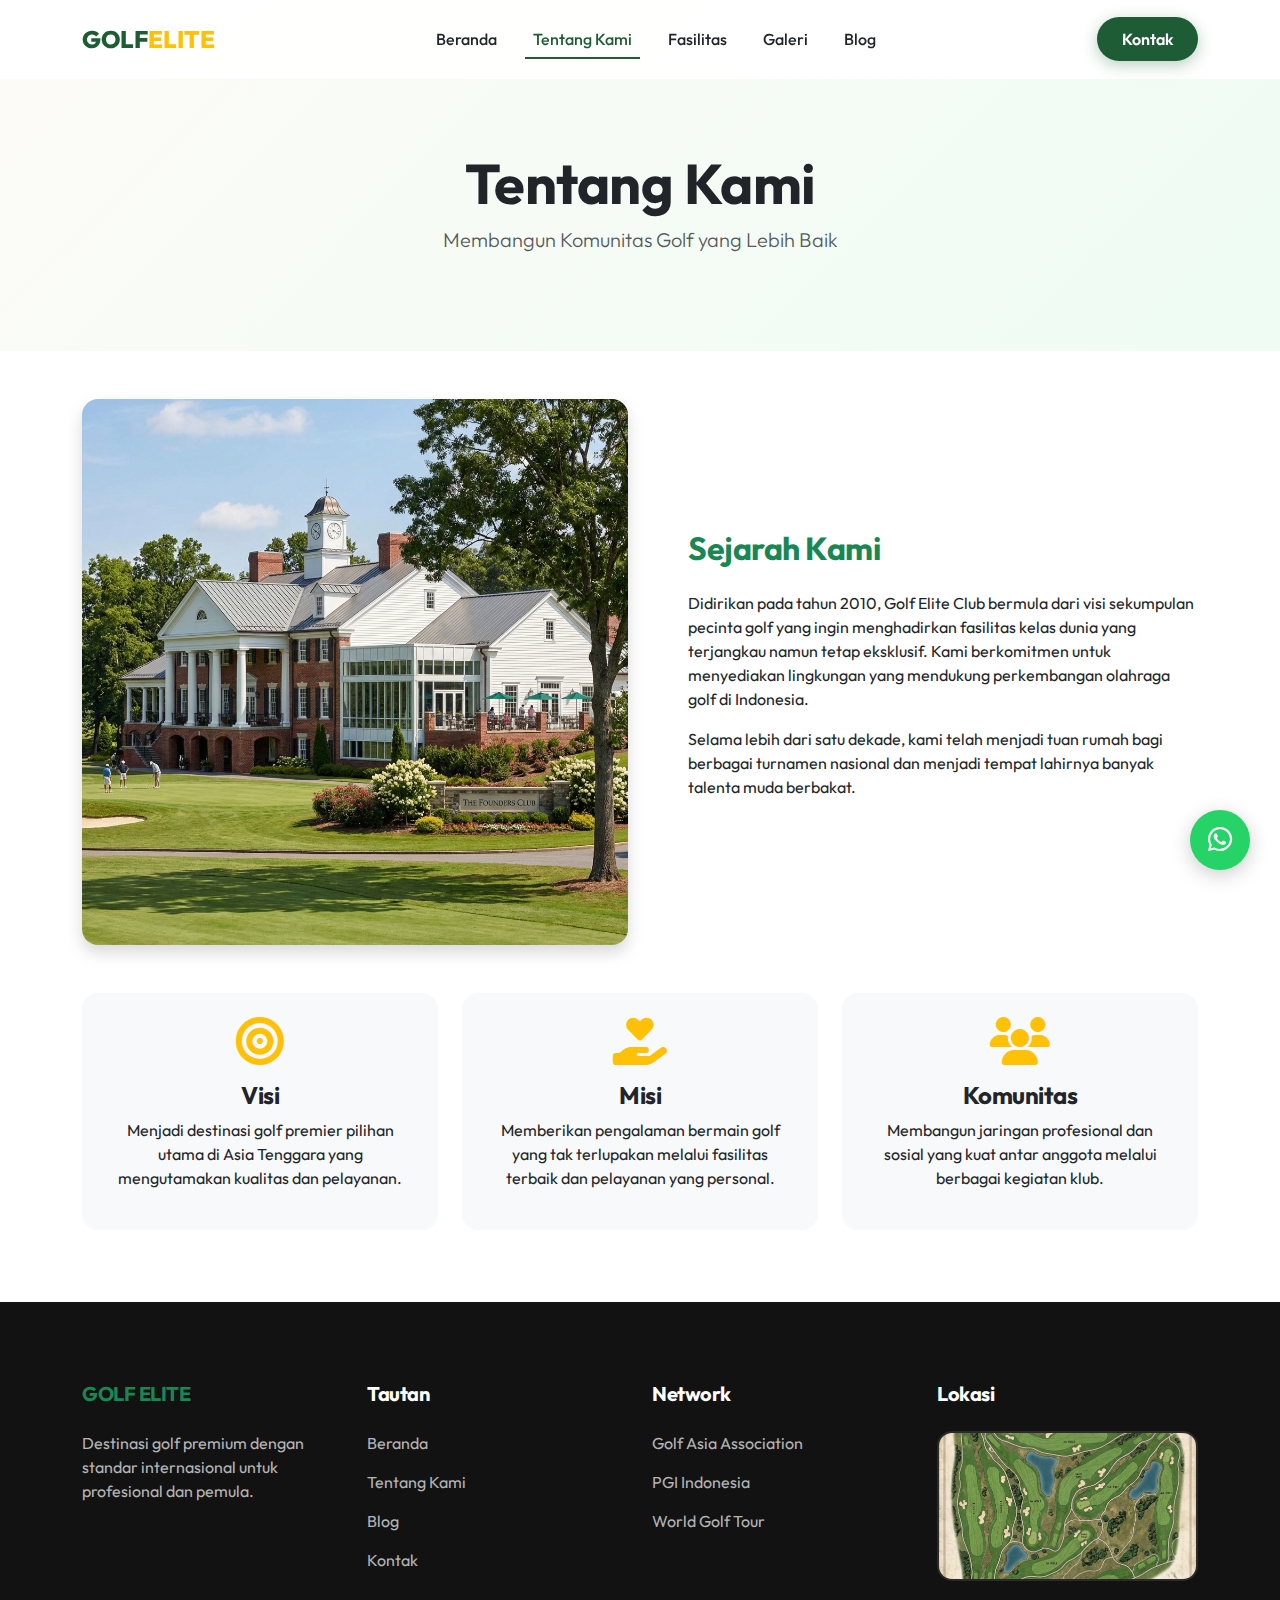
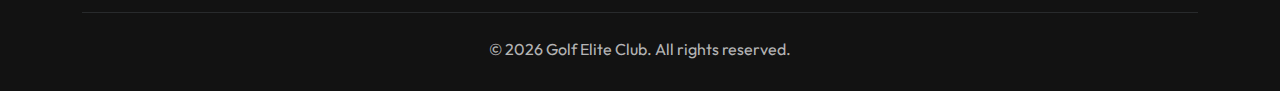
<file: about.html>
<!DOCTYPE html>
<html lang="id">

<head>
    <meta charset="UTF-8">
    <meta name="viewport" content="width=device-width, initial-scale=1.0">
    <title>Tentang Kami - Golf Club Elite</title>
    <!-- SEO -->
    <meta name="description"
        content="Pelajari lebih lanjut tentang sejarah, visi, dan tim di balik Golf Club Elite. Komitmen kami untuk olahraga golf Indonesia.">

    <!-- Fonts -->
    <link rel="preconnect" href="https://fonts.googleapis.com">
    <link rel="preconnect" href="https://fonts.gstatic.com" crossorigin>
    <link
        href="https://fonts.googleapis.com/css2?family=Inter:wght@300;400;500;600;700&family=Outfit:wght@400;500;700;800&display=swap"
        rel="stylesheet">

    <!-- Bootstrap 5 -->
    <link href="https://cdn.jsdelivr.net/npm/bootstrap@5.3.0/dist/css/bootstrap.min.css" rel="stylesheet">
    <!-- FontAwesome -->
    <link rel="stylesheet" href="https://cdnjs.cloudflare.com/ajax/libs/font-awesome/6.4.0/css/all.min.css">
    <!-- Custom CSS -->
    <link rel="stylesheet" href="style.css">
</head>

<body>

    <!-- Navbar -->
    <nav class="navbar navbar-expand-lg fixed-top">
        <div class="container">
            <a class="navbar-brand" href="index.html">GOLF<span class="text-warning">ELITE</span></a>
            <button class="navbar-toggler" type="button" data-bs-toggle="collapse" data-bs-target="#navbarNav">
                <span class="navbar-toggler-icon"></span>
            </button>
            <div class="collapse navbar-collapse justify-content-center" id="navbarNav">
                <ul class="navbar-nav mx-auto">
                    <li class="nav-item">
                        <a class="nav-link" href="index.html">Beranda</a>
                    </li>
                    <li class="nav-item">
                        <a class="nav-link active" href="about.html">Tentang Kami</a>
                    </li>
                    <li class="nav-item">
                        <a class="nav-link" href="fasilitas.html">Fasilitas</a>
                    </li>
                    <li class="nav-item">
                        <a class="nav-link" href="galeri.html">Galeri</a>
                    </li>
                    <li class="nav-item">
                        <a class="nav-link" href="blog.html">Blog</a>
                    </li>
                </ul>
                <a href="https://wa.me/62895639068080" class="btn btn-primary-custom ms-lg-3">Kontak</a>
            </div>
        </div>
    </nav>

    <!-- Page Header -->
    <section class="hero-section text-center" style="padding: 150px 0 80px;">
        <div class="container">
            <h1 class="display-4 fw-bold">Tentang Kami</h1>
            <p class="lead text-muted">Membangun Komunitas Golf yang Lebih Baik</p>
        </div>
    </section>

    <!-- Content -->
    <section class="py-5">
        <div class="container">
            <div class="row align-items-center mb-5">
                <div class="col-lg-6 mb-4 mb-lg-0">
                    <img src="img/about_history.png" class="img-fluid rounded-4 shadow" alt="Clubhouse History">
                </div>
                <div class="col-lg-6 ps-lg-5">
                    <h2 class="mb-4 text-success">Sejarah Kami</h2>
                    <p>Didirikan pada tahun 2010, Golf Elite Club bermula dari visi sekumpulan pecinta golf yang ingin
                        menghadirkan fasilitas kelas dunia yang terjangkau namun tetap eksklusif. Kami berkomitmen untuk
                        menyediakan lingkungan yang mendukung perkembangan olahraga golf di Indonesia.</p>
                    <p>Selama lebih dari satu dekade, kami telah menjadi tuan rumah bagi berbagai turnamen nasional dan
                        menjadi tempat lahirnya banyak talenta muda berbakat.</p>
                </div>
            </div>

            <div class="row text-center mt-5">
                <div class="col-md-4 mb-4">
                    <div class="p-4 bg-light rounded-4 h-100">
                        <i class="fas fa-bullseye fa-3x text-warning mb-3"></i>
                        <h4>Visi</h4>
                        <p>Menjadi destinasi golf premier pilihan utama di Asia Tenggara yang mengutamakan kualitas dan
                            pelayanan.</p>
                    </div>
                </div>
                <div class="col-md-4 mb-4">
                    <div class="p-4 bg-light rounded-4 h-100">
                        <i class="fas fa-hand-holding-heart fa-3x text-warning mb-3"></i>
                        <h4>Misi</h4>
                        <p>Memberikan pengalaman bermain golf yang tak terlupakan melalui fasilitas terbaik dan
                            pelayanan yang personal.</p>
                    </div>
                </div>
                <div class="col-md-4 mb-4">
                    <div class="p-4 bg-light rounded-4 h-100">
                        <i class="fas fa-users fa-3x text-warning mb-3"></i>
                        <h4>Komunitas</h4>
                        <p>Membangun jaringan profesional dan sosial yang kuat antar anggota melalui berbagai kegiatan
                            klub.</p>
                    </div>
                </div>
            </div>
        </div>
    </section>

    <!-- Footer -->
    <footer class="footer">
        <div class="container">
            <div class="row">
                <div class="col-lg-3 mb-4 mb-lg-0">
                    <h5 class="text-success logo-text">GOLF ELITE</h5>
                    <p>Destinasi golf premium dengan standar internasional untuk profesional dan pemula.</p>
                </div>
                <div class="col-lg-3 mb-4 mb-lg-0">
                    <h5>Tautan</h5>
                    <ul>
                        <li><a href="index.html">Beranda</a></li>
                        <li><a href="about.html">Tentang Kami</a></li>
                        <li><a href="blog.html">Blog</a></li>
                        <li><a href="contact.html">Kontak</a></li>
                    </ul>
                </div>
                <div class="col-lg-3 mb-4 mb-lg-0">
                    <h5>Network</h5>
                    <ul>
                        <li><a href="#">Golf Asia Association</a></li>
                        <li><a href="#">PGI Indonesia</a></li>
                        <li><a href="#">World Golf Tour</a></li>
                    </ul>
                </div>
                <div class="col-lg-3">
                    <h5>Lokasi</h5>
                    <a href="https://maps.google.com" target="_blank" class="footer-map-btn">
                        <img src="img/map_placeholder.png" alt="Map">
                    </a>
                </div>
            </div>
            <hr class="border-secondary mt-4 mb-4">
            <div class="text-center">
                <p class="mb-0">&copy; 2026 Golf Elite Club. All rights reserved.</p>
            </div>
        </div>
    </footer>

    <!-- Floating Buttons -->
    <div class="floating-container">
        <button onclick="scrollToTop()" class="float-btn scroll-top" id="scrollTopBtn">
            <i class="fas fa-arrow-up"></i>
        </button>
        <a href="https://wa.me/62895639068080" class="float-btn wa-float" target="_blank">
            <i class="fab fa-whatsapp fs-3"></i>
        </a>
    </div>

    <!-- Scripts -->
    <script src="https://cdn.jsdelivr.net/npm/bootstrap@5.3.0/dist/js/bootstrap.bundle.min.js"></script>
    <script>
        const scrollTopBtn = document.getElementById('scrollTopBtn');
        window.onscroll = function () {
            if (document.body.scrollTop > 200 || document.documentElement.scrollTop > 200) {
                scrollTopBtn.classList.add('show');
            } else {
                scrollTopBtn.classList.remove('show');
            }
        };
        function scrollToTop() {
            window.scrollTo({ top: 0, behavior: 'smooth' });
        }
    </script>
</body>

</html>
</file>
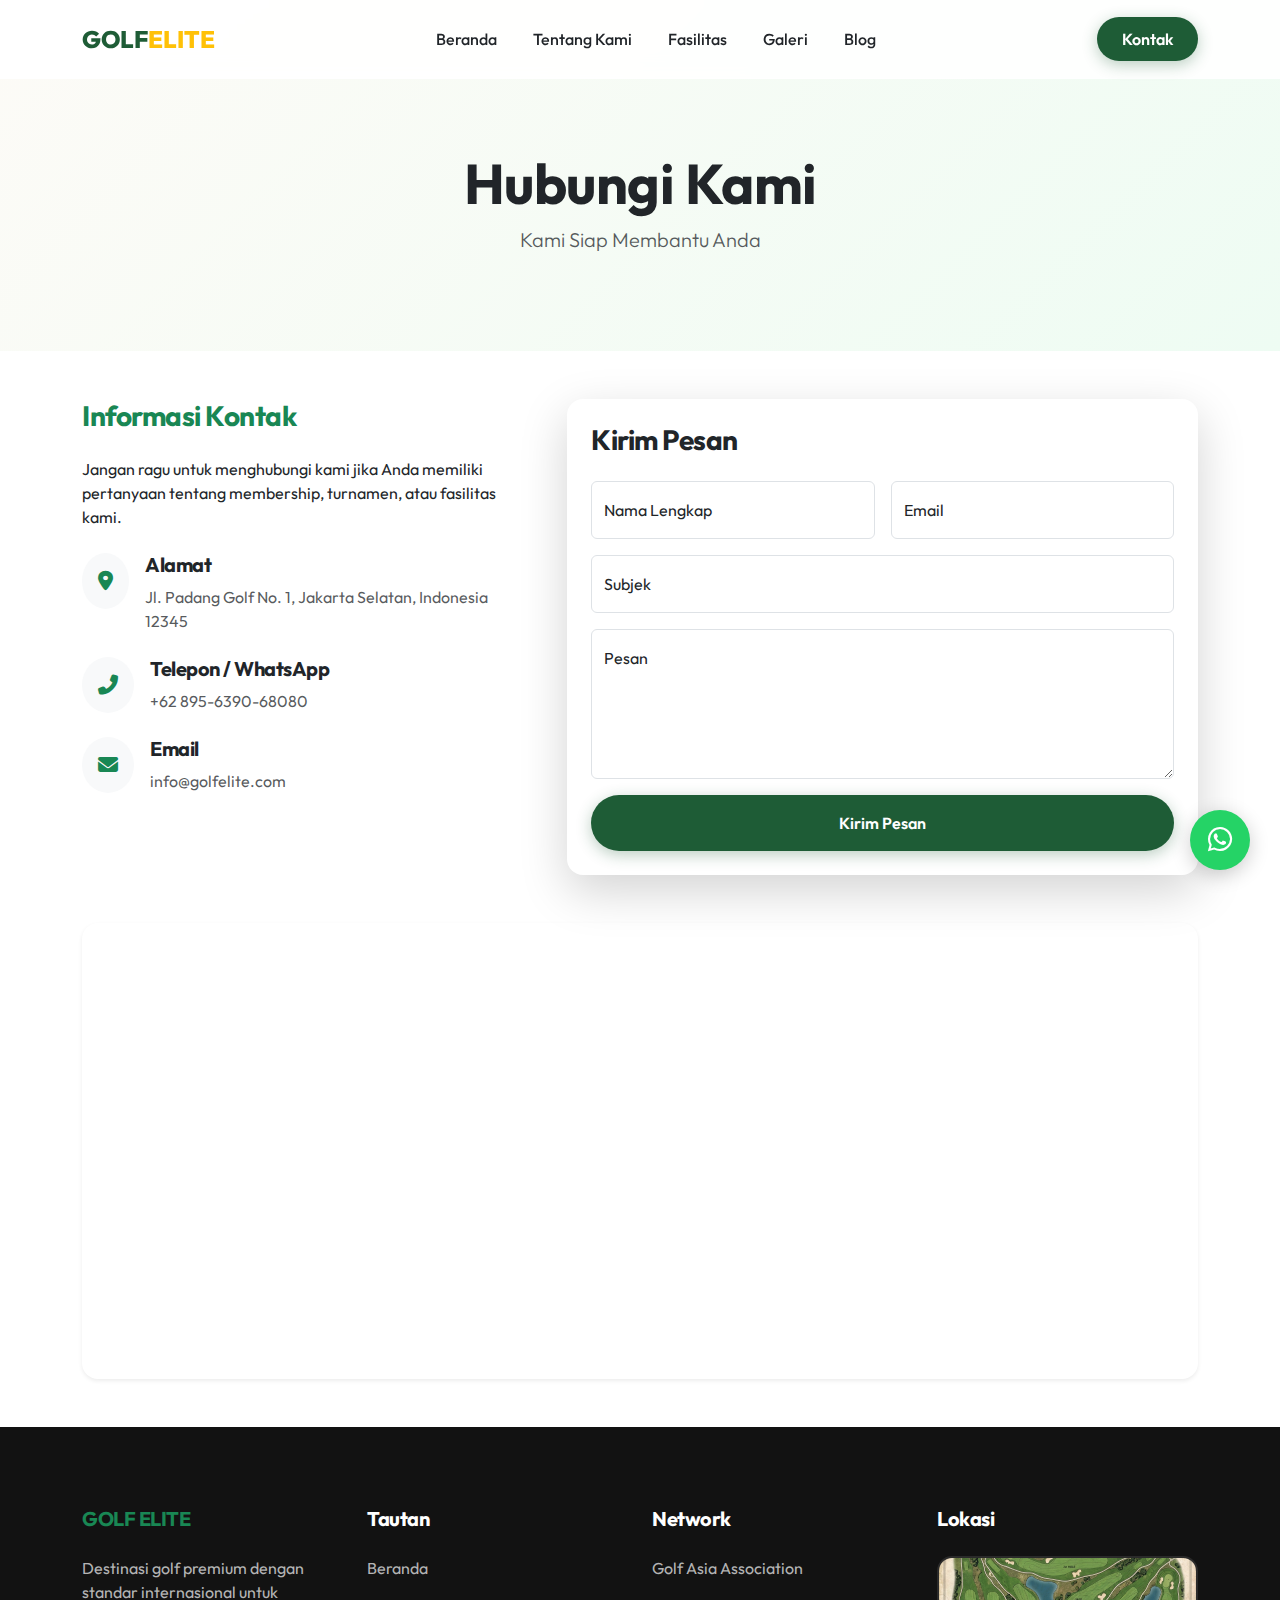
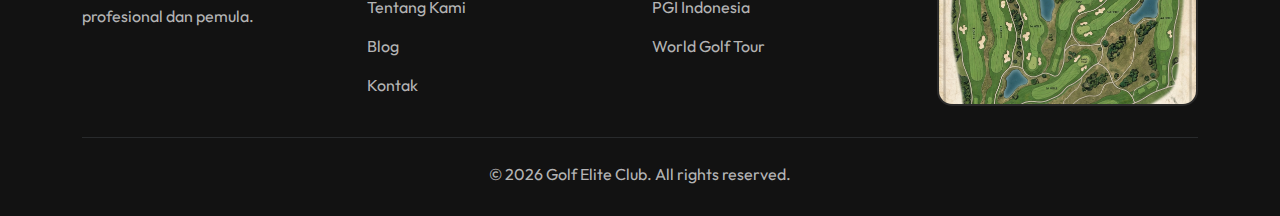
<file: contact.html>
<!DOCTYPE html>
<html lang="id">

<head>
    <meta charset="UTF-8">
    <meta name="viewport" content="width=device-width, initial-scale=1.0">
    <title>Kontak Kami - Golf Club Elite</title>
    <!-- SEO -->
    <meta name="description"
        content="Hubungi Golf Elite Club untuk reservasi, informasi membership, atau pertanyaan lainnya.">

    <!-- Fonts -->
    <link rel="preconnect" href="https://fonts.googleapis.com">
    <link rel="preconnect" href="https://fonts.gstatic.com" crossorigin>
    <link
        href="https://fonts.googleapis.com/css2?family=Inter:wght@300;400;500;600;700&family=Outfit:wght@400;500;700;800&display=swap"
        rel="stylesheet">

    <!-- Bootstrap 5 -->
    <link href="https://cdn.jsdelivr.net/npm/bootstrap@5.3.0/dist/css/bootstrap.min.css" rel="stylesheet">
    <!-- FontAwesome -->
    <link rel="stylesheet" href="https://cdnjs.cloudflare.com/ajax/libs/font-awesome/6.4.0/css/all.min.css">
    <!-- Custom CSS -->
    <link rel="stylesheet" href="style.css">
</head>

<body>

    <!-- Navbar -->
    <nav class="navbar navbar-expand-lg fixed-top">
        <div class="container">
            <a class="navbar-brand" href="index.html">GOLF<span class="text-warning">ELITE</span></a>
            <button class="navbar-toggler" type="button" data-bs-toggle="collapse" data-bs-target="#navbarNav">
                <span class="navbar-toggler-icon"></span>
            </button>
            <div class="collapse navbar-collapse justify-content-center" id="navbarNav">
                <ul class="navbar-nav mx-auto">
                    <li class="nav-item">
                        <a class="nav-link" href="index.html">Beranda</a>
                    </li>
                    <li class="nav-item">
                        <a class="nav-link" href="about.html">Tentang Kami</a>
                    </li>
                    <li class="nav-item">
                        <a class="nav-link" href="fasilitas.html">Fasilitas</a>
                    </li>
                    <li class="nav-item">
                        <a class="nav-link" href="galeri.html">Galeri</a>
                    </li>
                    <li class="nav-item">
                        <a class="nav-link" href="blog.html">Blog</a>
                    </li>
                </ul>
                <a href="https://wa.me/62895639068080" class="btn btn-primary-custom ms-lg-3">Kontak</a>
            </div>
        </div>
    </nav>

    <!-- Page Header -->
    <section class="hero-section text-center" style="padding: 150px 0 80px;">
        <div class="container">
            <h1 class="display-4 fw-bold">Hubungi Kami</h1>
            <p class="lead text-muted">Kami Siap Membantu Anda</p>
        </div>
    </section>

    <!-- Contact Info & Form -->
    <section class="py-5">
        <div class="container">
            <div class="row g-5">
                <div class="col-lg-5">
                    <h3 class="mb-4 text-success">Informasi Kontak</h3>
                    <p class="mb-4">Jangan ragu untuk menghubungi kami jika Anda memiliki pertanyaan tentang membership,
                        turnamen, atau fasilitas kami.</p>

                    <div class="d-flex align-items-start mb-4">
                        <div class="bg-light p-3 rounded-circle me-3 text-success">
                            <i class="fas fa-map-marker-alt fa-lg"></i>
                        </div>
                        <div>
                            <h5 class="fw-bold">Alamat</h5>
                            <p class="text-muted mb-0">Jl. Padang Golf No. 1, Jakarta Selatan, Indonesia 12345</p>
                        </div>
                    </div>

                    <div class="d-flex align-items-start mb-4">
                        <div class="bg-light p-3 rounded-circle me-3 text-success">
                            <i class="fas fa-phone-alt fa-lg"></i>
                        </div>
                        <div>
                            <h5 class="fw-bold">Telepon / WhatsApp</h5>
                            <p class="text-muted mb-0">+62 895-6390-68080</p>
                        </div>
                    </div>

                    <div class="d-flex align-items-start mb-4">
                        <div class="bg-light p-3 rounded-circle me-3 text-success">
                            <i class="fas fa-envelope fa-lg"></i>
                        </div>
                        <div>
                            <h5 class="fw-bold">Email</h5>
                            <p class="text-muted mb-0">info@golfelite.com</p>
                        </div>
                    </div>
                </div>

                <div class="col-lg-7">
                    <div class="card border-0 shadow-lg rounded-4 p-4">
                        <h3 class="mb-4">Kirim Pesan</h3>
                        <form onsubmit="sendToWhatsapp(event)">
                            <div class="row g-3">
                                <div class="col-md-6">
                                    <div class="form-floating">
                                        <input type="text" class="form-control" id="name" placeholder="Nama Lengkap">
                                        <label for="name">Nama Lengkap</label>
                                    </div>
                                </div>
                                <div class="col-md-6">
                                    <div class="form-floating">
                                        <input type="email" class="form-control" id="email" placeholder="Email">
                                        <label for="email">Email</label>
                                    </div>
                                </div>
                                <div class="col-12">
                                    <div class="form-floating">
                                        <input type="text" class="form-control" id="subject" placeholder="Subjek">
                                        <label for="subject">Subjek</label>
                                    </div>
                                </div>
                                <div class="col-12">
                                    <div class="form-floating">
                                        <textarea class="form-control" placeholder="Pesan" id="message"
                                            style="height: 150px"></textarea>
                                        <label for="message">Pesan</label>
                                    </div>
                                </div>
                                <div class="col-12">
                                    <button class="btn btn-primary-custom w-100 py-3" type="submit">Kirim Pesan</button>
                                </div>
                            </div>
                        </form>
                    </div>
                </div>
            </div>

            <!-- Map -->
            <div class="row mt-5">
                <div class="col-12">
                    <div class="rounded-4 overflow-hidden shadow-sm">
                        <iframe
                            src="https://www.google.com/maps/embed?pb=!1m18!1m12!1m3!1d126907.08660340767!2d106.77665484814453!3d-6.284242699999999!2m3!1f0!2f0!3f0!3m2!1i1024!2i768!4f13.1!3m3!1m2!1s0x2e69f1ec2422b423%3A0xbc0c44d44ddc626f!2sPondok%20Indah%20Golf%20Course!5e0!3m2!1sen!2sid!4v1700000000000!5m2!1sen!2sid"
                            width="100%" height="450" style="border:0;" allowfullscreen="" loading="lazy"
                            referrerpolicy="no-referrer-when-downgrade"></iframe>
                    </div>
                </div>
            </div>
        </div>
    </section>

    <!-- Footer -->
    <footer class="footer">
        <div class="container">
            <div class="row">
                <div class="col-lg-3 mb-4 mb-lg-0">
                    <h5 class="text-success logo-text">GOLF ELITE</h5>
                    <p>Destinasi golf premium dengan standar internasional untuk profesional dan pemula.</p>
                </div>
                <div class="col-lg-3 mb-4 mb-lg-0">
                    <h5>Tautan</h5>
                    <ul>
                        <li><a href="index.html">Beranda</a></li>
                        <li><a href="about.html">Tentang Kami</a></li>
                        <li><a href="blog.html">Blog</a></li>
                        <li><a href="contact.html">Kontak</a></li>
                    </ul>
                </div>
                <div class="col-lg-3 mb-4 mb-lg-0">
                    <h5>Network</h5>
                    <ul>
                        <li><a href="#">Golf Asia Association</a></li>
                        <li><a href="#">PGI Indonesia</a></li>
                        <li><a href="#">World Golf Tour</a></li>
                    </ul>
                </div>
                <div class="col-lg-3">
                    <h5>Lokasi</h5>
                    <a href="https://maps.google.com" target="_blank" class="footer-map-btn">
                        <img src="img/map_placeholder.png" alt="Map">
                    </a>
                </div>
            </div>
            <hr class="border-secondary mt-4 mb-4">
            <div class="text-center">
                <p class="mb-0">&copy; 2026 Golf Elite Club. All rights reserved.</p>
            </div>
        </div>
    </footer>

    <!-- Floating Buttons -->
    <div class="floating-container">
        <button onclick="scrollToTop()" class="float-btn scroll-top" id="scrollTopBtn">
            <i class="fas fa-arrow-up"></i>
        </button>
        <a href="https://wa.me/62895639068080" class="float-btn wa-float" target="_blank">
            <i class="fab fa-whatsapp fs-3"></i>
        </a>
    </div>

    <!-- Scripts -->
    <script src="https://cdn.jsdelivr.net/npm/bootstrap@5.3.0/dist/js/bootstrap.bundle.min.js"></script>
    <script>
        const scrollTopBtn = document.getElementById('scrollTopBtn');
        window.onscroll = function () {
            if (document.body.scrollTop > 200 || document.documentElement.scrollTop > 200) {
                scrollTopBtn.classList.add('show');
            } else {
                scrollTopBtn.classList.remove('show');
            }
        };
        function scrollToTop() {
            window.scrollTo({ top: 0, behavior: 'smooth' });
        }

        function sendToWhatsapp(e) {
            e.preventDefault();
            const name = document.getElementById('name').value;
            const email = document.getElementById('email').value;
            const subject = document.getElementById('subject').value;
            const message = document.getElementById('message').value;

            if (!name || !email || !message) {
                alert("Harap lengkapi nama, email, dan pesan anda!");
                return;
            }

            const text = `Halo Admin Golf Elite, saya ${name} (${email}).%0A%0ASubject: ${subject}%0APesan: ${message}`;
            window.open(`https://wa.me/62895639068080?text=${text}`, '_blank');
        }
    </script>
</body>

</html>
</file>
<file: style.css>
:root {
    --primary-color: #1e5c36; /* Deep Golf Green */
    --secondary-color: #f4c430; /* Gold */
    --dark-color: #212529;
    --light-color: #f8f9fa;
    --text-muted: #6c757d;
    --glass-bg: rgba(255, 255, 255, 0.9);
    --glass-border: 1px solid rgba(255, 255, 255, 0.2);
    --shadow-soft: 0 10px 30px rgba(0, 0, 0, 0.05);
}

body {
    font-family: 'Outfit', 'Inter', sans-serif;
    color: var(--dark-color);
    background-color: #ffffff;
    overflow-x: hidden;
}

h1, h2, h3, h4, h5, h6 {
    font-weight: 700;
    letter-spacing: -0.5px;
}

/* Navbar */
.navbar {
    background: var(--glass-bg);
    backdrop-filter: blur(10px);
    -webkit-backdrop-filter: blur(10px);
    border-bottom: var(--glass-border);
    padding: 1rem 0;
    transition: all 0.3s ease;
}

.navbar-brand {
    font-weight: 800;
    color: var(--primary-color) !important;
    font-size: 1.5rem;
}

.nav-link {
    font-weight: 500;
    color: var(--dark-color) !important;
    margin: 0 10px;
    position: relative;
    transition: color 0.3s ease;
}

.nav-link:hover, .nav-link.active {
    color: var(--primary-color) !important;
}

.nav-link::after {
    content: '';
    position: absolute;
    width: 0;
    height: 2px;
    bottom: 0;
    left: 0;
    background-color: var(--primary-color);
    transition: width 0.3s ease;
}

.nav-link:hover::after, .nav-link.active::after {
    width: 100%;
}

.btn-primary-custom {
    background-color: var(--primary-color);
    color: white;
    border: none;
    padding: 10px 25px;
    border-radius: 50px;
    font-weight: 600;
    transition: all 0.3s ease;
    box-shadow: 0 4px 15px rgba(30, 92, 54, 0.3);
}

.btn-primary-custom:hover {
    background-color: #164629;
    transform: translateY(-2px);
    box-shadow: 0 8px 20px rgba(30, 92, 54, 0.4);
    color: white;
}

.btn-outline-custom {
    border: 2px solid var(--primary-color);
    color: var(--primary-color);
    padding: 10px 25px;
    border-radius: 50px;
    font-weight: 600;
    transition: all 0.3s ease;
}

.btn-outline-custom:hover {
    background-color: var(--primary-color);
    color: white;
    transform: translateY(-2px);
}

/* Hero Section */
.hero-section {
    padding: 120px 0 80px;
    background: linear-gradient(135deg, #fdfbf7 0%, #eefcf3 100%);
    position: relative;
    overflow: hidden;
}

.hero-content h1 {
    font-size: 3.5rem;
    line-height: 1.2;
    margin-bottom: 20px;
    color: var(--dark-color);
}

.hero-content p {
    font-size: 1.1rem;
    color: var(--text-muted);
    margin-bottom: 30px;
}

.hero-image-wrapper {
    position: relative;
    z-index: 1;
}

.hero-image {
    border-radius: 20px;
    box-shadow: 0 20px 40px rgba(0,0,0,0.1);
    width: 100%;
    object-fit: cover;
    transition: transform 0.5s ease;
}

.hero-image:hover {
    transform: scale(1.02);
}

/* Features */
.feature-section {
    padding: 100px 0;
}

.feature-img {
    border-radius: 20px;
    box-shadow: var(--shadow-soft);
    width: 100%;
    object-fit: cover;
}

.feature-content h2 {
    font-size: 2.5rem;
    margin-bottom: 20px;
    color: var(--primary-color);
}

.feature-content p {
    font-size: 1.1rem;
    line-height: 1.7;
    color: var(--text-muted);
}

/* CTA Section */
.cta-section {
    background: linear-gradient(rgba(30, 92, 54, 0.9), rgba(30, 92, 54, 0.9)), url('img/turnamen_top.png');
    background-size: cover;
    background-attachment: fixed;
    padding: 100px 0;
    text-align: center;
    color: white;
}

.cta-section h2 {
    font-size: 3rem;
    margin-bottom: 20px;
}

/* Testimonials */
.testimonial-section {
    padding: 100px 0;
    background-color: #f8f9fa;
}

.testimonial-card {
    background: white;
    border-radius: 20px;
    padding: 40px;
    box-shadow: var(--shadow-soft);
    text-align: center;
    transition: transform 0.3s ease;
    height: 100%;
}

.testimonial-card:hover {
    transform: translateY(-10px);
}

.testimonial-avatar {
    width: 80px;
    height: 80px;
    border-radius: 50%;
    margin-bottom: 20px;
    object-fit: cover;
    border: 3px solid var(--secondary-color);
}

.stars {
    color: var(--secondary-color);
    margin-bottom: 15px;
}

/* FAQ */
.faq-section {
    padding: 100px 0;
}

.accordion-item {
    border: none;
    margin-bottom: 15px;
    border-radius: 15px !important;
    overflow: hidden;
    box-shadow: 0 5px 15px rgba(0,0,0,0.03);
}

.accordion-button {
    background-color: white;
    font-weight: 600;
    padding: 20px;
    box-shadow: none !important;
}

.accordion-button:not(.collapsed) {
    background-color: var(--primary-color);
    color: white;
}

.accordion-button::after {
    transition: all 0.3s ease;
}

.accordion-button:not(.collapsed)::after {
    filter: brightness(0) invert(1);
}

/* Footer */
.footer {
    background-color: #121212;
    color: rgba(255,255,255,0.7);
    padding: 80px 0 30px;
}

.footer h5 {
    color: white;
    font-weight: 700;
    margin-bottom: 25px;
}

.footer ul {
    padding: 0;
    list-style: none;
}

.footer ul li {
    margin-bottom: 15px;
}

.footer a {
    color: rgba(255,255,255,0.7);
    text-decoration: none;
    transition: color 0.3s ease;
}

.footer a:hover {
    color: var(--secondary-color);
}

.footer-map-btn {
    width: 100%;
    height: 150px;
    border-radius: 15px;
    overflow: hidden;
    display: block;
    position: relative;
    border: 2px solid rgba(255,255,255,0.1);
}

.footer-map-btn img {
    width: 100%;
    height: 100%;
    object-fit: cover;
    transition: transform 0.3s ease;
}

.footer-map-btn:hover img {
    transform: scale(1.1);
}

/* Floating Buttons */
.floating-container {
    position: fixed;
    bottom: 30px;
    right: 30px;
    z-index: 1000;
    display: flex;
    flex-direction: column;
    gap: 15px;
}

.float-btn {
    width: 60px;
    height: 60px;
    border-radius: 50%;
    display: flex;
    align-items: center;
    justify-content: center;
    color: white;
    box-shadow: 0 5px 20px rgba(0,0,0,0.2);
    transition: all 0.3s ease;
    text-decoration: none;
}

.wa-float {
    background-color: #25D366;
}

.wa-float:hover {
    background-color: #20bd5a;
    transform: scale(1.1);
    color: white;
}

.scroll-top {
    background-color: var(--primary-color);
    opacity: 0;
    visibility: hidden;
    transform: translateY(20px);
}

.scroll-top.show {
    opacity: 1;
    visibility: visible;
    transform: translateY(0);
}

.scroll-top:hover {
    background-color: #164629;
    color: white;
}

/* Animations */
@keyframes fadeInUp {
    from {
        opacity: 0;
        transform: translateY(20px);
    }
    to {
        opacity: 1;
        transform: translateY(0);
    }
}

.animate-up {
    animation: fadeInUp 0.8s ease forwards;
}

.delay-100 { animation-delay: 0.1s; }
.delay-200 { animation-delay: 0.2s; }
.delay-300 { animation-delay: 0.3s; }

/* Responsive */
@media (max-width: 991.98px) {
    .hero-section {
        padding: 80px 0 50px;
        text-align: center;
    }
    
    .hero-content {
        margin-bottom: 50px;
    }
    
    .order-lg-1 {
        order: 1;
    }
    
    .order-lg-2 {
        order: 2;
    }
}
</file>
